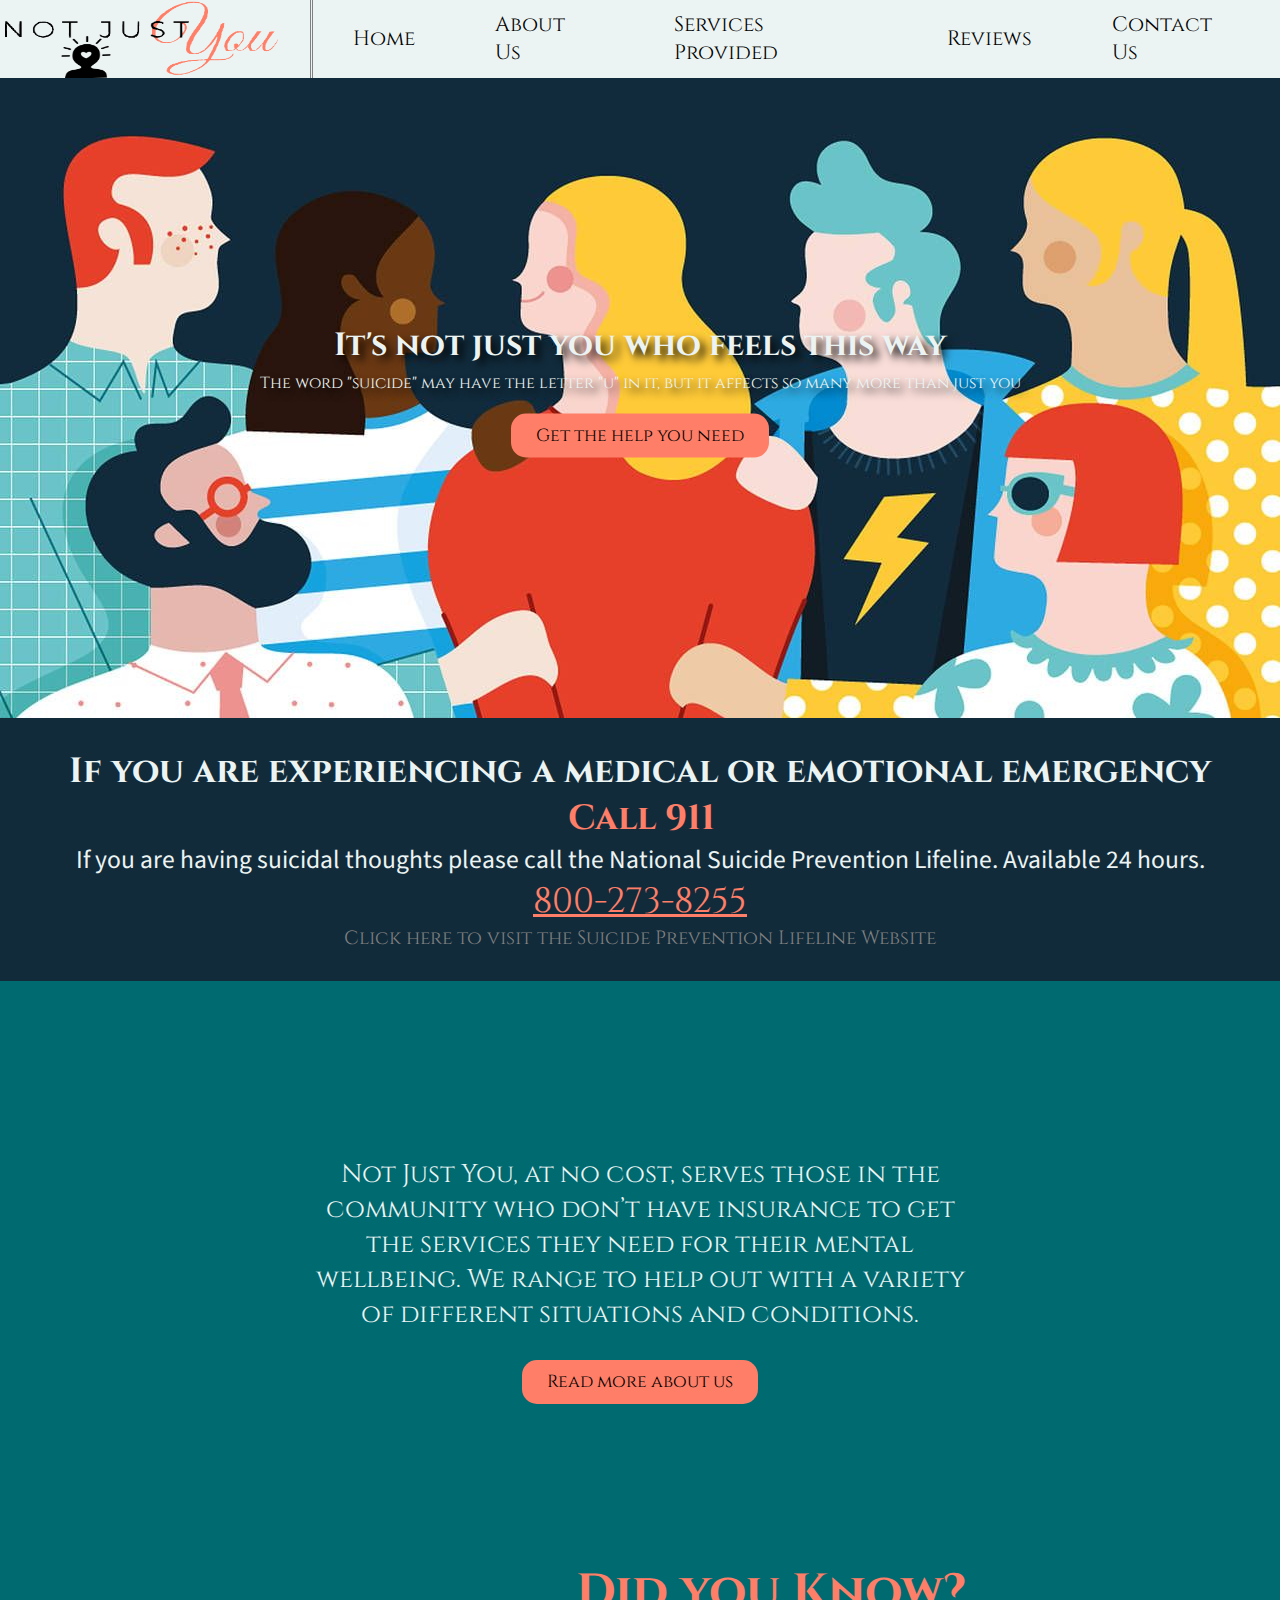
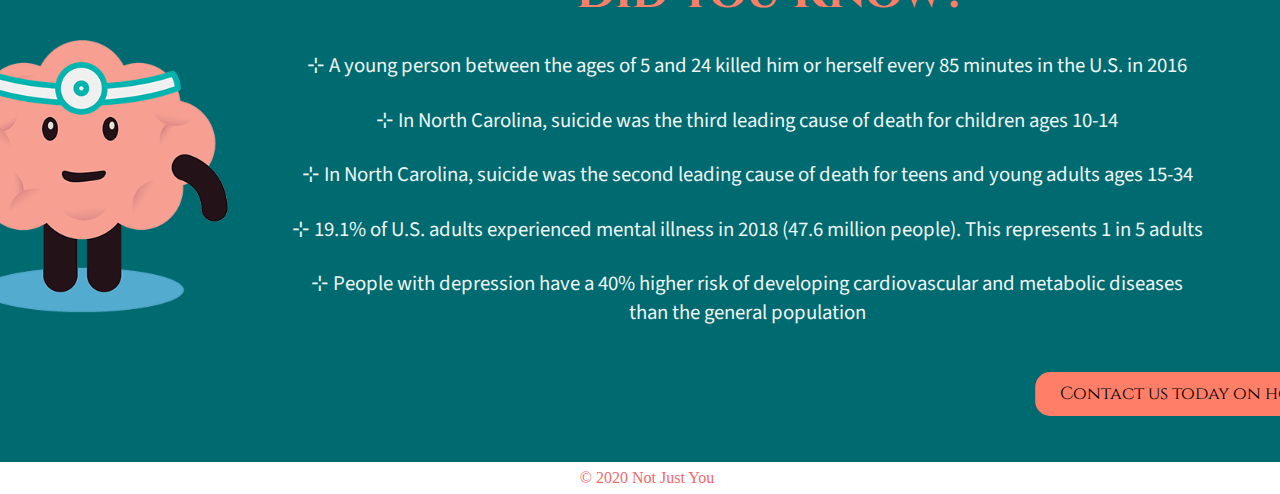
<file: Index.HTML>
<!DOCTYPE html>
<html lang="en">

<head>
  <meta charset="UTF-8">
  <meta name="viewport" content="width=device-width, initial-scale=1.0">
  <link rel="stylesheet" href="index.css">
  <link rel="icon" href="Images/img1.png">
  <link href="https://fonts.googleapis.com/css2?family=Cinzel:wght@500&display=swap" rel="stylesheet">
  <link href="https://fonts.googleapis.com/css2?family=Montserrat&family=Source+Sans+Pro&display=swap" rel="stylesheet">



  <title>Home Page</title>
</head>

<body>

  <!-- Navigation Bar -->

   <nav class="navbar">
    <img class="Main_Logo" src="Images/Logo1.png" alt="Logo">
    <a href="Index.HTML"> Home </a>
    <a href="AboutUs.HTML"> About Us </a>
    <a href="Services.HTML"> Services Provided </a>
    <a href="Reviews.HTML"> Reviews </a>
    <a href="ContactUs.HTML"> Contact Us </a>
  </nav> 

  <!-- Hero Image -->

  <div class="hero_image">
    <div class="hero_text">
      <h1>It's not just you who feels this way </h1>
      <p>The word "suicide" may have the letter "u" in it, but it affects so many more than just you</p>
      <a href="Services.HTML"> <button class="button">Get the help you need</button> </a>
    </div>
  </div>

  <!--  Suicide Hotline Details -->

  <div class="hotline">
    <div>
      <h2 class="hotline_header"> If you are experiencing a medical or emotional emergency <h2 id="emergency"> Call 911
        </h2>
      </h2>
      <p class="hotline_text"> If you are having suicidal thoughts please call the National Suicide Prevention Lifeline.
        Available 24 hours.</p>

      <p class="hotline_number"><a href="tel:800-273-8255">800-273-8255 </a></p>
      <p class="hotline_website"> <a href=" https://suicidepreventionlifeline.org/"> Click here to visit the Suicide
          Prevention Lifeline Website </a></p>
    </div>
  </div>

  <!-- Intro Text -->

  <div class="intro_text">
    <p> Not Just You, at no cost, serves those in the community who don’t have insurance to get the services they need
      for their mental wellbeing.
      We range to help out with a variety of different situations and conditions.</p>
  </div>
  <div class="intro_button">
    <button a href="AboutUs.HTML">Read more about us </a> </button>
  </div>


  <!-- Did You Know? Section -->

  <div class="facts">
    <div class="facts_text">
      <h2> Did you Know?</h2>
      <ul>
        <li> ⊹ A young person between the ages of 5 and 24 killed him or herself every 85 minutes in the U.S. in 2016
        </li>
        <li> ⊹ In North Carolina, suicide was the third leading cause of death for children ages 10-14 </li>
        <li> ⊹ In North Carolina, suicide was the second leading cause of death for teens and young adults ages 15-34
        </li>
        <li> ⊹ 19.1% of U.S. adults experienced mental illness in 2018 (47.6 million people). This represents 1 in 5
          adults</li>
        <li> ⊹ People with depression have a 40% higher risk of developing cardiovascular and metabolic diseases than
          the general population</li>
      </ul>
    </div>
    <img id="cute_brain" src="Images/img4.png" alt="Visual">

  </div>
  <button class="contact_button"> <a href="ContactUs.HTML"> Contact us today on how you can help reduce these
      numbers</a> 
    </button>

      <footer id="footer" class="context-block">
        &copy; 2020 Not Just You
    </footer>

</body>

</html>
</file>
<file: index.css>
*{
  margin: 0;
  padding: 0;
}

body {
background: #006a71;
}

/* Nav Bar */

.navbar {.
  height: 5rem;
  width: 100%;
  background-color: #ecf4f3;
  font-family: 'Cinzel', serif;
  display: flex;
  justify-content: center;
  align-items: center;
  position: static;
  z-index: 10;
}

.navbar a {
  color: black;
  padding: 0px 2.5rem;
  text-decoration: none;
  font-size: 1.3rem;
}


.navbar a:hover {
  background: #ff7e67;
  color: whitesmoke;
  font-weight: bolder;
  border-radius:100%;
}




.Main_Logo {
  height: 4.9rem;
  width: 18rem;
  padding-right: 30px;
  border-right: double grey 3px;
}


/* Hero */

.hero_image {
  background-image: url("Images/hero1.jpg");
  height: 40rem;
  background-position: top;
  background-repeat: no-repeat;
  background-size: cover;
  background: center no-repeat cover;
  position: relative;
}

.hero_text {
  width: 100%;
  font: 3rem;
  color: #ecf4f3;
  text-align: center;
  position: absolute;
  top: 50%;
  left: 50%;
  transform: translate(-50%, -50%);
  border-radius: 3px;
  overflow: hidden;
  text-shadow: 5px 5px 8px black;
  font-family: 'Cinzel', serif;
}

.hero_image h1 {
  padding: 5px;
}

.hero_image button{
  font-family: 'Cinzel', serif;
  font-size: 1.1rem;
  margin: 20px 0;
  border: none;
  padding: 10px 25px;
  color: black;
  background: #ff7e67;
  cursor: pointer;
  border-radius: 15px;

}

.button:hover {
  background-color: #68b0ab;
  color: white;
}



/* Emergency Resources */


.hotline{
background-color: #112B3B;
font-family:'Cinzel',serif;
padding: 30px;
}

.hotline h2{
color:#ecf4f3;;
display: flex;
justify-content: center;
font-size: 2.2rem;
}

 #emergency {
 display: block;
 color: #ff7e67;
 padding-left: 3px;
display: flex;
justify-content: center;
font-size: 2.2rem;
 
}

.hotline_text{
font-size: 1.6rem;
  color:#ecf4f3;;
  font-family: 'Source Sans Pro', sans-serif;
  text-align: center;
}

.hotline_number a{
  display: flex;
  justify-content: center;
  color: #ff7e67;
  font-size: 2.2rem;
}

.hotline_website {
  display: flex;
  justify-content: center;
  font-size: 1.2rem;
  font: grey;
  text-decoration: none;
}

.hotline_website a{
  text-decoration: none;
  font: gray;
  color: gray;
}
.hotline_website a:hover {
  color: #ff7e67;
}

/* Mini Intro Section */

.intro_text p {
width: 42rem;
padding: 3rem;
padding-bottom: 1.4rem;
margin: 8rem auto;
margin-bottom: .3rem;
text-align: center;
font-size: 1.6rem;
color:#ecf4f3;
font-family: 'Cinzel', serif;
}

.intro_button button{
  display: flex;
  font-family: 'Cinzel', serif;
  font-size: 1.1rem;
  margin: auto;
  margin-bottom: 9rem;
  border: none;
  text-decoration: none;
  padding: 10px 25px;
  color: black;
  background: #ff7e67;
  cursor: pointer;
  border-radius: 15px;
}

.intro_button button:hover{
  background-color: #68b0ab;
  color: white;
}

/* Did you know? Section */


.facts{
  flex-direction: row-reverse;
  margin: 1rem;
  display: flex;   
  
}

.facts h2{
 padding: .8rem;
 width: 60rem;
 display: flex;
 justify-content: center;
 color: #ff7e67;
 font-family:'Cinzel',serif;
 font-size: 3rem;
 text-align: center;
 left: 1rem;
 margin: auto;

}

.facts li{
  font-size: 1.3rem;
  color:#ecf4f3;
  font-family: 'Source Sans Pro', sans-serif;
  text-align: center;
  padding: .8rem;
  width: 57rem;
  display: flex;
  justify-content: center;
  list-style-type: square;
}

#cute_brain {
  height: 17rem;
  width: 22rem; 
  transform: translate(-10%, 28%);
  margin: 1rem;
 }

 .contact_button{
  text-align: center;
  display: inline-block;
  font-family: 'Cinzel', serif;
  font-size: 1.1rem;
  border: none;
  padding: 10px 25px;
  color: black;
  background: #ff7e67;
  cursor: pointer;
  border-radius: 15px;
  transform: translate(160%, -0%);
  margin: 1rem;
}

.contact_button a{
  text-decoration: none;
  color: black;
}

.contact_button:hover{ 
  background-color: #68b0ab;
  color: white;
}

#footer {
  background: white;
  color: #F46969;
  padding: 7px;
  text-align: center;
  bottom: 0;
  width: 100%;
  margin-top: 30px;
}
</file>
